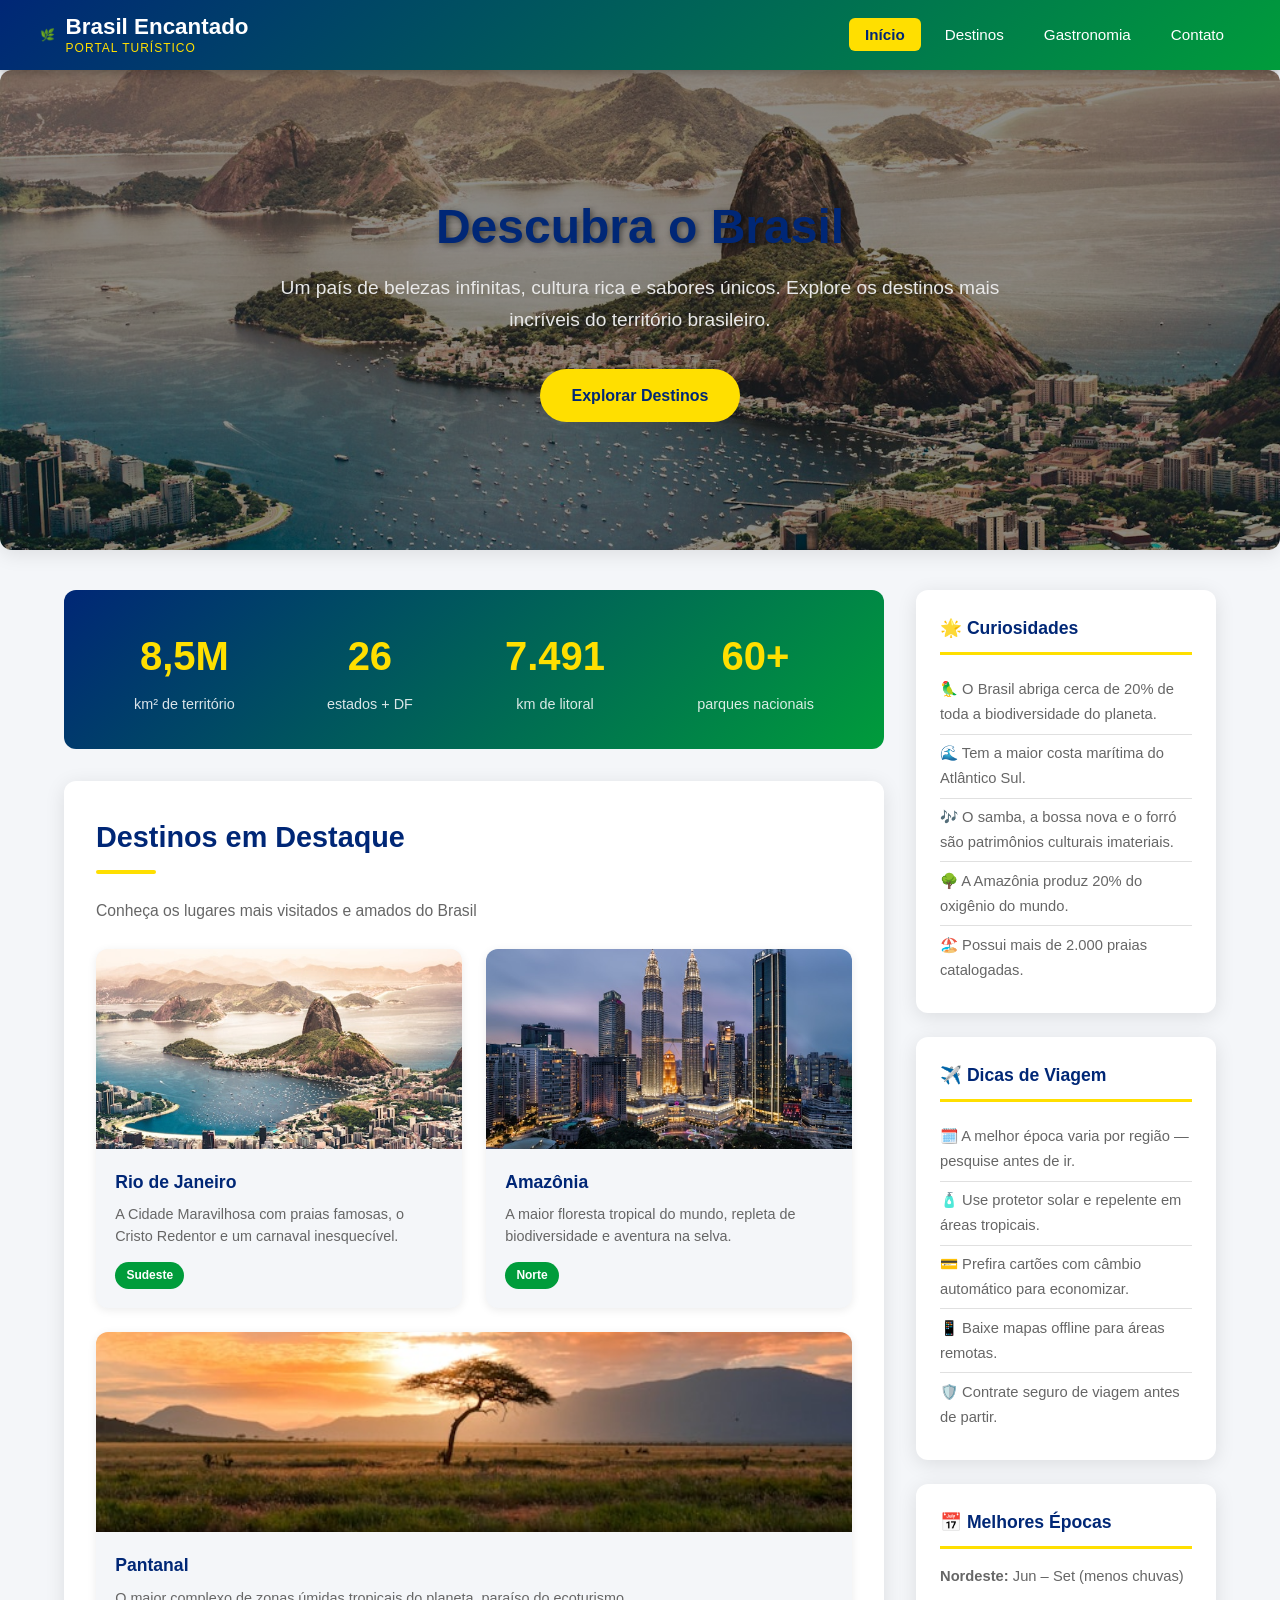
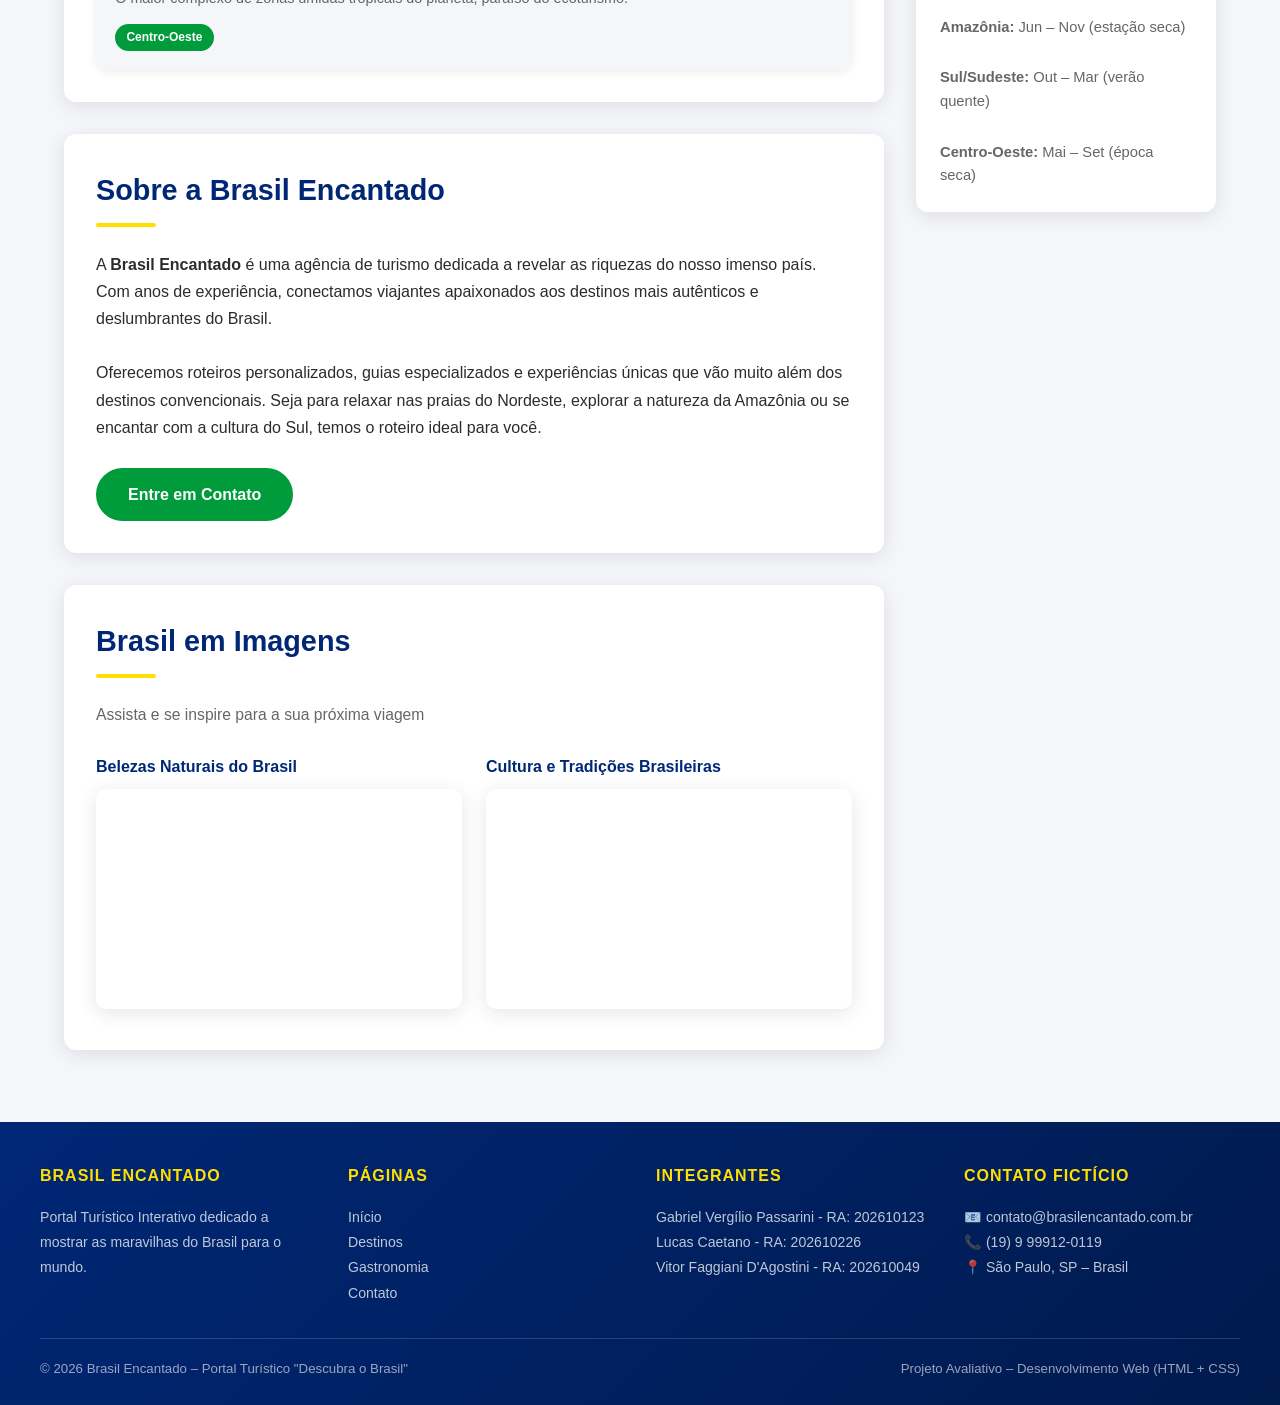
<file: index.html>
<!DOCTYPE html>
<html lang="pt-BR">

<head>
  <meta charset="UTF-8">
  <meta name="viewport" content="width=device-width, initial-scale=1.0">
  <title>Descubra o Brasil | Brasil Encantado</title>
  <link rel="stylesheet" href="css/style.css">
</head>

<body>

  <!-- HEADER -->
  <header>
    <div class="header-inner">
      <div class="logo">
        <span class="logo-icone">🌿</span>
        <h1>Brasil Encantado
          <span>Portal Turístico</span>
        </h1>
      </div>
      <nav>
        <ul>
          <li><a href="index.html" class="ativo">Início</a></li>
          <li><a href="destinos.html">Destinos</a></li>
          <li><a href="gastronomia.html">Gastronomia</a></li>
          <li><a href="contato.html">Contato</a></li>
        </ul>
      </nav>
    </div>
  </header>

  <!-- HERO -->
  <section class="hero">
    <div class="hero-conteudo">
      <h2>Descubra o Brasil</h2>
      <p>Um país de belezas infinitas, cultura rica e sabores únicos. Explore os destinos mais incríveis do território
        brasileiro.</p>
      <a href="destinos.html" class="btn btn-primario">Explorar Destinos</a>
    </div>
  </section>

  <!-- CONTEÚDO PRINCIPAL -->
  <div class="pagina-container">

    <main>

      <!-- STATS -->
      <div class="stats-banner">
        <div class="stat-item">
          <span class="numero">8,5M</span>
          <span class="label">km² de território</span>
        </div>
        <div class="stat-item">
          <span class="numero">26</span>
          <span class="label">estados + DF</span>
        </div>
        <div class="stat-item">
          <span class="numero">7.491</span>
          <span class="label">km de litoral</span>
        </div>
        <div class="stat-item">
          <span class="numero">60+</span>
          <span class="label">parques nacionais</span>
        </div>
      </div>

      <!-- DESTINOS EM DESTAQUE -->
      <section>
        <h2>Destinos em Destaque</h2>
        <div class="divisor"></div>
        <p class="secao-subtitulo">Conheça os lugares mais visitados e amados do Brasil</p>

        <div class="grid-cards">
          <div class="card">
            <img src="img/rj.jpg" alt="Cidade do Rio de Janeiro com o Pão de Açúcar ao fundo">
            <div class="card-corpo">
              <h3>Rio de Janeiro</h3>
              <p>A Cidade Maravilhosa com praias famosas, o Cristo Redentor e um carnaval inesquecível.</p>
              <span class="tag">Sudeste</span>
            </div>
          </div>

          <div class="card">
            <img src="img/amazonia.jpg" alt="Floresta Amazônica vista de cima com rio">
            <div class="card-corpo">
              <h3>Amazônia</h3>
              <p>A maior floresta tropical do mundo, repleta de biodiversidade e aventura na selva.</p>
              <span class="tag">Norte</span>
            </div>
          </div>

          <div class="card">
            <img src="img/pantanal.jpg" alt="Pantanal com animais silvestres e vegetação">
            <div class="card-corpo">
              <h3>Pantanal</h3>
              <p>O maior complexo de zonas úmidas tropicais do planeta, paraíso do ecoturismo.</p>
              <span class="tag">Centro-Oeste</span>
            </div>
          </div>
        </div>
      </section>

      <!-- SOBRE A AGÊNCIA -->
      <section>
        <h2>Sobre a Brasil Encantado</h2>
        <div class="divisor"></div>
        <p>A <strong>Brasil Encantado</strong> é uma agência de turismo dedicada a revelar as riquezas do nosso imenso
          país. Com anos de experiência, conectamos viajantes apaixonados aos destinos mais autênticos e deslumbrantes
          do Brasil.</p>
        <br>
        <p>Oferecemos roteiros personalizados, guias especializados e experiências únicas que vão muito além dos
          destinos convencionais. Seja para relaxar nas praias do Nordeste, explorar a natureza da Amazônia ou se
          encantar com a cultura do Sul, temos o roteiro ideal para você.</p>
        <br>
        <a href="contato.html" class="btn btn-secundario">Entre em Contato</a>
      </section>

      <!-- VÍDEOS -->
      <section>
        <h2>Brasil em Imagens</h2>
        <div class="divisor"></div>
        <p class="secao-subtitulo">Assista e se inspire para a sua próxima viagem</p>

        <div class="video-grid">
          <div class="video-wrapper">
            <h3>Belezas Naturais do Brasil</h3>
            <iframe src="https://www.youtube.com/embed/SqBiaZbMwfw" title="Belezas Naturais do Brasil" allowfullscreen>
            </iframe>
          </div>
          <div class="video-wrapper">
            <h3>Cultura e Tradições Brasileiras</h3>
            <iframe src="https://www.youtube.com/embed/0v583AWWlHw" title="Cultura e Tradições Brasileiras"
              allowfullscreen>
            </iframe>
          </div>
        </div>
      </section>

    </main>

    <!-- ASIDE -->
    <aside>

      <div class="aside-card">
        <h3>🌟 Curiosidades</h3>
        <ul>
          <li>🦜 O Brasil abriga cerca de 20% de toda a biodiversidade do planeta.</li>
          <li>🌊 Tem a maior costa marítima do Atlântico Sul.</li>
          <li>🎶 O samba, a bossa nova e o forró são patrimônios culturais imateriais.</li>
          <li>🌳 A Amazônia produz 20% do oxigênio do mundo.</li>
          <li>🏖️ Possui mais de 2.000 praias catalogadas.</li>
        </ul>
      </div>

      <div class="aside-card">
        <h3>✈️ Dicas de Viagem</h3>
        <ul>
          <li>🗓️ A melhor época varia por região — pesquise antes de ir.</li>
          <li>🧴 Use protetor solar e repelente em áreas tropicais.</li>
          <li>💳 Prefira cartões com câmbio automático para economizar.</li>
          <li>📱 Baixe mapas offline para áreas remotas.</li>
          <li>🛡️ Contrate seguro de viagem antes de partir.</li>
        </ul>
      </div>

      <div class="aside-card">
        <h3>📅 Melhores Épocas</h3>
        <p><strong>Nordeste:</strong> Jun – Set (menos chuvas)</p>
        <br>
        <p><strong>Amazônia:</strong> Jun – Nov (estação seca)</p>
        <br>
        <p><strong>Sul/Sudeste:</strong> Out – Mar (verão quente)</p>
        <br>
        <p><strong>Centro-Oeste:</strong> Mai – Set (época seca)</p>
      </div>

    </aside>

  </div>

  <!-- FOOTER -->
  <footer>
    <div class="footer-inner">
      <div class="footer-grid">
        <div class="footer-col">
          <h4>Brasil Encantado</h4>
          <p>Portal Turístico Interativo dedicado a mostrar as maravilhas do Brasil para o mundo.</p>
        </div>
        <div class="footer-col">
          <h4>Páginas</h4>
          <ul>
            <li><a href="index.html">Início</a></li>
            <li><a href="destinos.html">Destinos</a></li>
            <li><a href="gastronomia.html">Gastronomia</a></li>
            <li><a href="contato.html">Contato</a></li>
          </ul>
        </div>
        <div class="footer-col">
          <h4>Integrantes</h4>
          <ul>
            <li>Gabriel Vergílio Passarini - RA: 202610123 </li>
            <li>Lucas Caetano - RA: 202610226 </li>
            <li>Vitor Faggiani D'Agostini - RA: 202610049</li>
          </ul>
        </div>
        <div class="footer-col">
          <h4>Contato Fictício</h4>
          <p>📧 contato@brasilencantado.com.br</p>
          <p>📞 (19) 9 99912-0119</p>
          <p>📍 São Paulo, SP – Brasil</p>
        </div>
      </div>
      <div class="footer-linha">
        <p>© 2026 Brasil Encantado – Portal Turístico "Descubra o Brasil"</p>
        <p>Projeto Avaliativo – Desenvolvimento Web (HTML + CSS)</p>
      </div>
    </div>
  </footer>

</body>

</html>
</file>
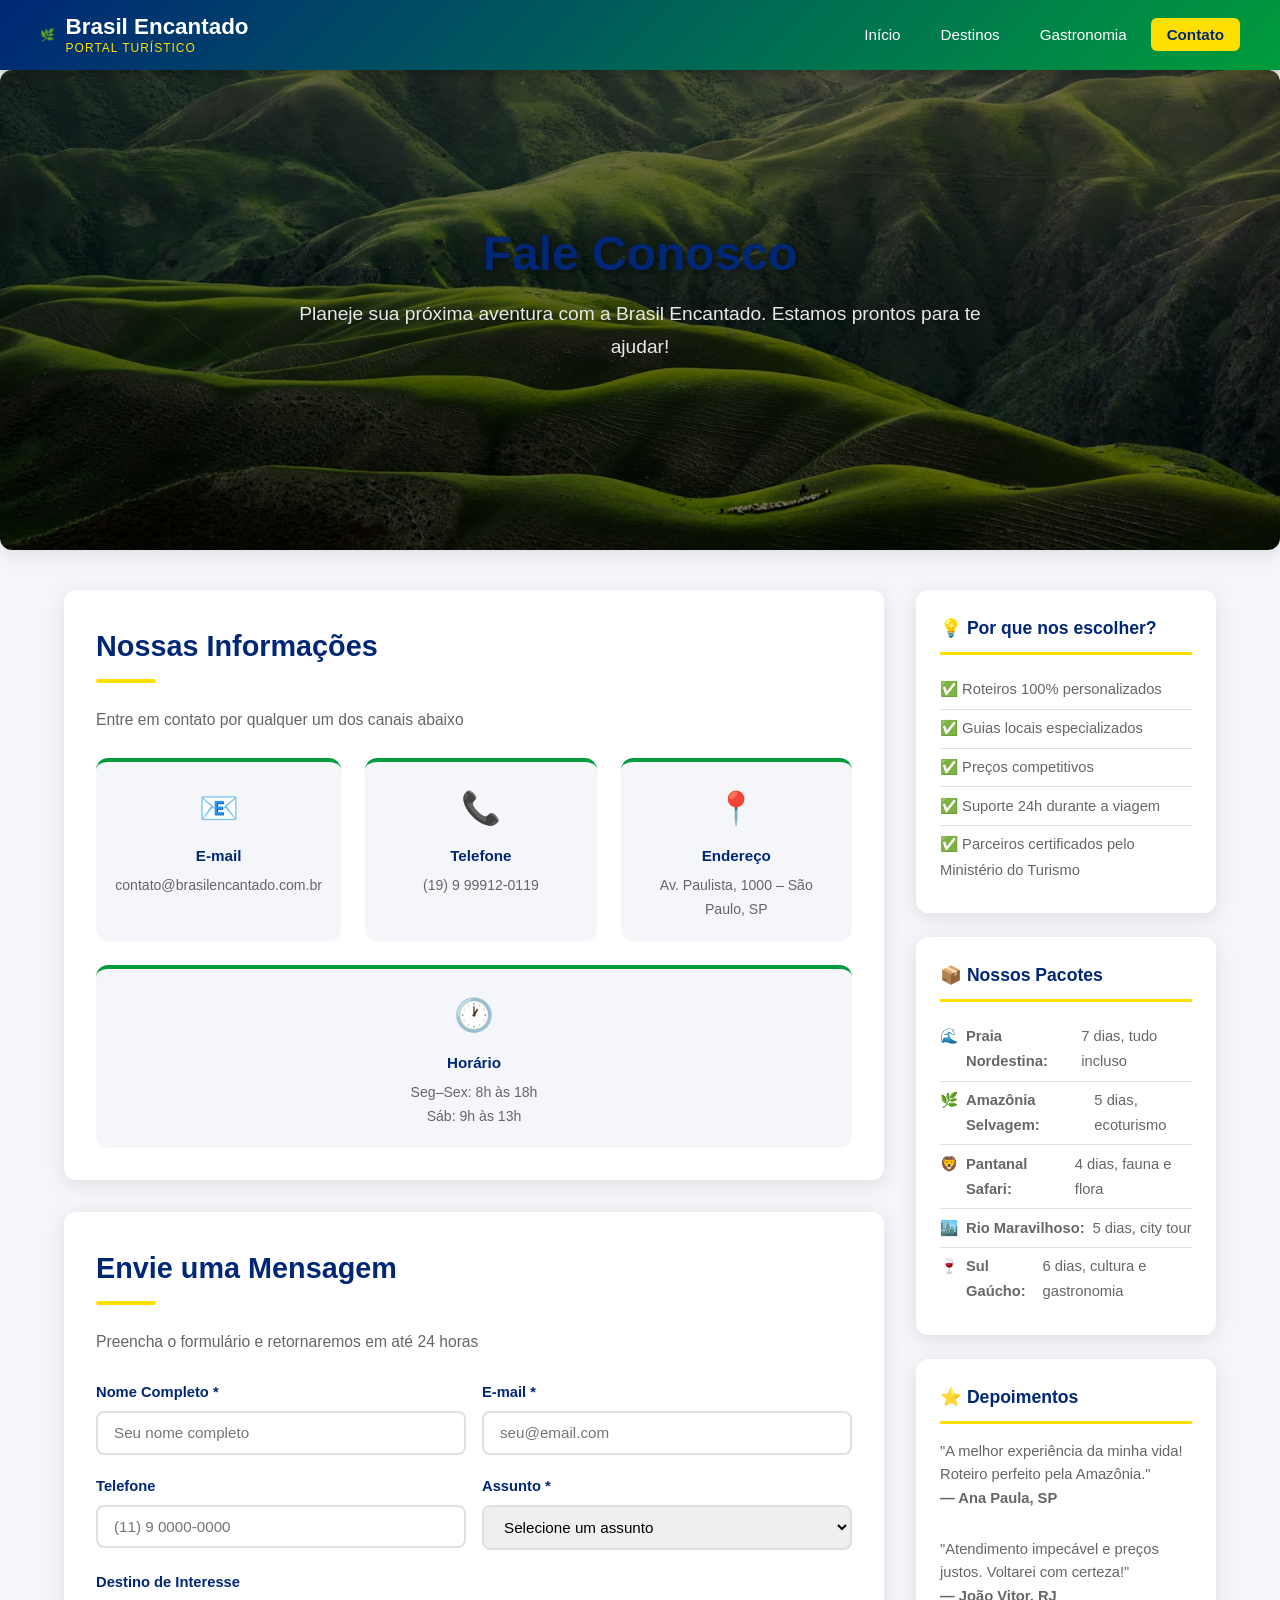
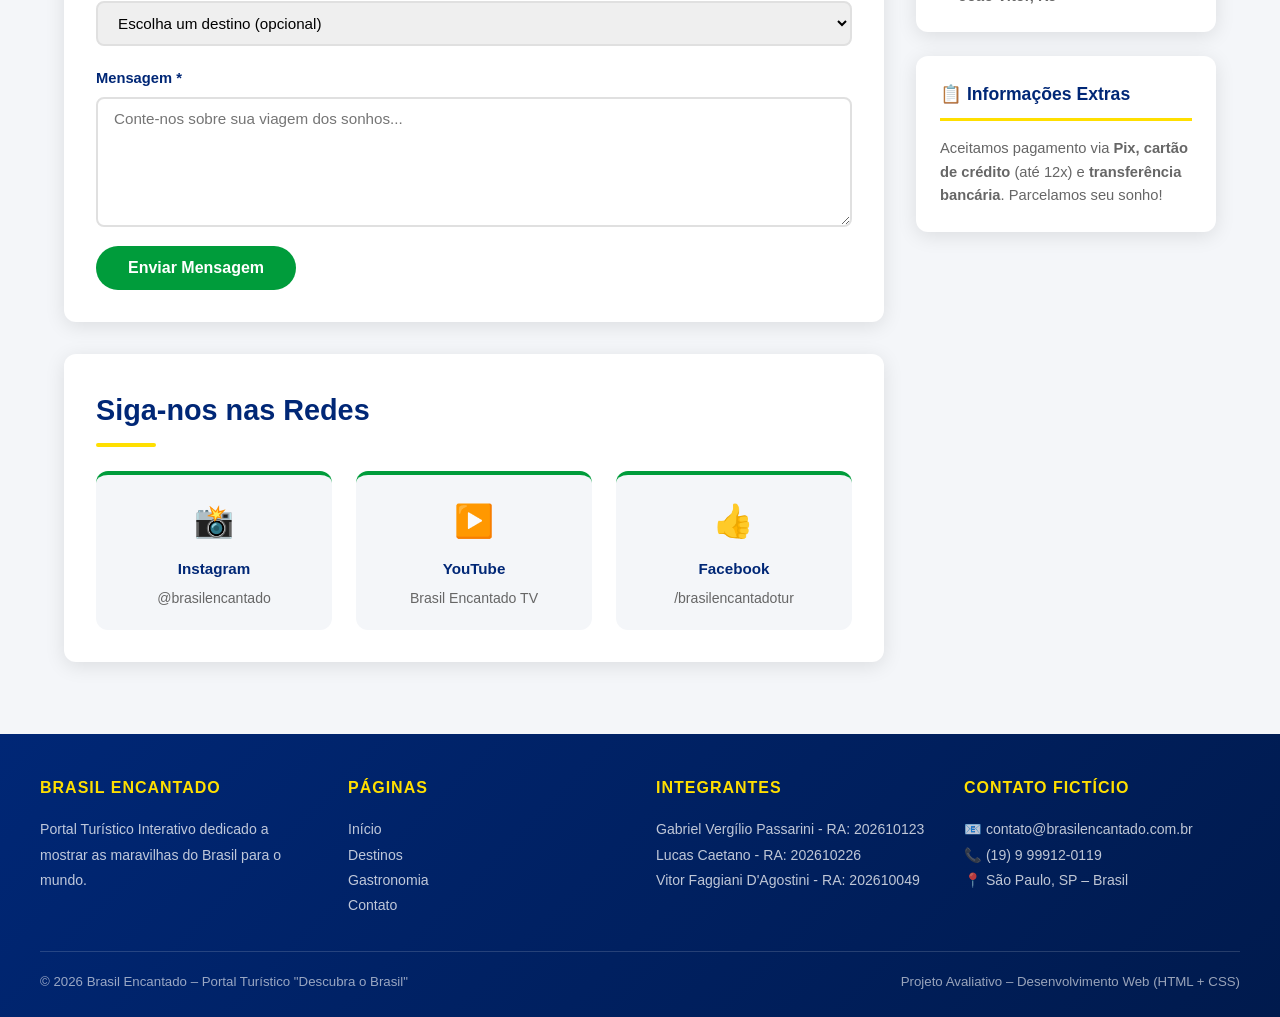
<file: contato.html>
<!DOCTYPE html>
<html lang="pt-BR">

<head>
  <meta charset="UTF-8">
  <meta name="viewport" content="width=device-width, initial-scale=1.0">
  <title>Contato | Brasil Encantado</title>
  <link rel="stylesheet" href="css/style.css">
</head>

<body>

  <!-- HEADER -->
  <header>
    <div class="header-inner">
      <div class="logo">
        <span class="logo-icone">🌿</span>
        <h1>Brasil Encantado
          <span>Portal Turístico</span>
        </h1>
      </div>
      <nav>
        <ul>
          <li><a href="index.html">Início</a></li>
          <li><a href="destinos.html">Destinos</a></li>
          <li><a href="gastronomia.html">Gastronomia</a></li>
          <li><a href="contato.html" class="ativo">Contato</a></li>
        </ul>
      </nav>
    </div>
  </header>

  <!-- HERO -->
  <section class="hero hero-contato">
    <div class="hero-conteudo">
      <h2>Fale Conosco</h2>
      <p>Planeje sua próxima aventura com a Brasil Encantado. Estamos prontos para te ajudar!</p>
    </div>
  </section>

  <!-- CONTEÚDO -->
  <div class="pagina-container">

    <main>

      <!-- INFORMAÇÕES DE CONTATO -->
      <section>
        <h2>Nossas Informações</h2>
        <div class="divisor"></div>
        <p class="secao-subtitulo">Entre em contato por qualquer um dos canais abaixo</p>

        <div class="info-grid">
          <div class="info-item">
            <div class="icone">📧</div>
            <h4>E-mail</h4>
            <p>contato@brasilencantado.com.br</p>
          </div>
          <div class="info-item">
            <div class="icone">📞</div>
            <h4>Telefone</h4>
            <p>(19) 9 99912-0119</p>
          </div>
          <div class="info-item">
            <div class="icone">📍</div>
            <h4>Endereço</h4>
            <p>Av. Paulista, 1000 – São Paulo, SP</p>
          </div>
          <div class="info-item">
            <div class="icone">🕐</div>
            <h4>Horário</h4>
            <p>Seg–Sex: 8h às 18h<br>Sáb: 9h às 13h</p>
          </div>
        </div>
      </section>

      <!-- FORMULÁRIO -->
      <section>
        <h2>Envie uma Mensagem</h2>
        <div class="divisor"></div>
        <p class="secao-subtitulo">Preencha o formulário e retornaremos em até 24 horas</p>

        <form class="form-contato" action="#" method="post">

          <div class="form-linha">
            <div class="form-grupo">
              <label for="nome">Nome Completo *</label>
              <input type="text" id="nome" name="nome" placeholder="Seu nome completo" required>
            </div>
            <div class="form-grupo">
              <label for="email">E-mail *</label>
              <input type="email" id="email" name="email" placeholder="seu@email.com" required>
            </div>
          </div>

          <div class="form-linha">
            <div class="form-grupo">
              <label for="telefone">Telefone</label>
              <input type="tel" id="telefone" name="telefone" placeholder="(11) 9 0000-0000">
            </div>
            <div class="form-grupo">
              <label for="assunto">Assunto *</label>
              <select id="assunto" name="assunto" required>
                <option value="">Selecione um assunto</option>
                <option value="roteiro">Montar roteiro de viagem</option>
                <option value="pacote">Informações sobre pacotes</option>
                <option value="hospedagem">Hospedagem</option>
                <option value="grupo">Viagem em grupo</option>
                <option value="outro">Outro assunto</option>
              </select>
            </div>
          </div>

          <div class="form-grupo">
            <label for="destino">Destino de Interesse</label>
            <select id="destino" name="destino">
              <option value="">Escolha um destino (opcional)</option>
              <option value="norte">Região Norte – Amazônia</option>
              <option value="nordeste">Região Nordeste – Praias</option>
              <option value="centro-oeste">Centro-Oeste – Pantanal</option>
              <option value="sudeste">Sudeste – Rio / SP</option>
              <option value="sul">Sul – Serras e Cidades</option>
              <option value="varios">Vários destinos</option>
            </select>
          </div>

          <div class="form-grupo">
            <label for="mensagem">Mensagem *</label>
            <textarea id="mensagem" name="mensagem" placeholder="Conte-nos sobre sua viagem dos sonhos..."
              required></textarea>
          </div>

          <div>
            <button type="submit" class="btn btn-secundario">Enviar Mensagem</button>
          </div>

        </form>
      </section>

      <!-- REDES SOCIAIS -->
      <section>
        <h2>Siga-nos nas Redes</h2>
        <div class="divisor"></div>
        <div class="info-grid">
          <div class="info-item">
            <div class="icone">📸</div>
            <h4>Instagram</h4>
            <p>@brasilencantado</p>
          </div>
          <div class="info-item">
            <div class="icone">▶️</div>
            <h4>YouTube</h4>
            <p>Brasil Encantado TV</p>
          </div>
          <div class="info-item">
            <div class="icone">👍</div>
            <h4>Facebook</h4>
            <p>/brasilencantadotur</p>
          </div>
        </div>
      </section>

    </main>

    <!-- ASIDE -->
    <aside>

      <div class="aside-card">
        <h3>💡 Por que nos escolher?</h3>
        <ul>
          <li>✅ Roteiros 100% personalizados</li>
          <li>✅ Guias locais especializados</li>
          <li>✅ Preços competitivos</li>
          <li>✅ Suporte 24h durante a viagem</li>
          <li>✅ Parceiros certificados pelo Ministério do Turismo</li>
        </ul>
      </div>

      <div class="aside-card">
        <h3>📦 Nossos Pacotes</h3>
        <ul>
          <li>🌊 <strong>Praia Nordestina:</strong> 7 dias, tudo incluso</li>
          <li>🌿 <strong>Amazônia Selvagem:</strong> 5 dias, ecoturismo</li>
          <li>🦁 <strong>Pantanal Safari:</strong> 4 dias, fauna e flora</li>
          <li>🏙️ <strong>Rio Maravilhoso:</strong> 5 dias, city tour</li>
          <li>🍷 <strong>Sul Gaúcho:</strong> 6 dias, cultura e gastronomia</li>
        </ul>
      </div>

      <div class="aside-card">
        <h3>⭐ Depoimentos</h3>
        <p>"A melhor experiência da minha vida! Roteiro perfeito pela Amazônia." <br><strong>— Ana Paula, SP</strong>
        </p>
        <br>
        <p>"Atendimento impecável e preços justos. Voltarei com certeza!" <br><strong>— João Vitor, RJ</strong></p>
      </div>

      <div class="aside-card">
        <h3>📋 Informações Extras</h3>
        <p>Aceitamos pagamento via <strong>Pix, cartão de crédito</strong> (até 12x) e <strong>transferência
            bancária</strong>. Parcelamos seu sonho!</p>
      </div>

    </aside>

  </div>

  <!-- FOOTER -->
  <footer>
    <div class="footer-inner">
      <div class="footer-grid">
        <div class="footer-col">
          <h4>Brasil Encantado</h4>
          <p>Portal Turístico Interativo dedicado a mostrar as maravilhas do Brasil para o mundo.</p>
        </div>
        <div class="footer-col">
          <h4>Páginas</h4>
          <ul>
            <li><a href="index.html">Início</a></li>
            <li><a href="destinos.html">Destinos</a></li>
            <li><a href="gastronomia.html">Gastronomia</a></li>
            <li><a href="contato.html">Contato</a></li>
          </ul>
        </div>
        <div class="footer-col">
          <h4>Integrantes</h4>
          <ul>
            <li>Gabriel Vergílio Passarini - RA: 202610123 </li>
            <li>Lucas Caetano - RA: 202610226 </li>
            <li>Vitor Faggiani D'Agostini - RA: 202610049</li>
          </ul>
        </div>
        <div class="footer-col">
          <h4>Contato Fictício</h4>
          <p>📧 contato@brasilencantado.com.br</p>
          <p>📞 (19) 9 99912-0119</p>
          <p>📍 São Paulo, SP – Brasil</p>
        </div>
      </div>
      <div class="footer-linha">
        <p>© 2026 Brasil Encantado – Portal Turístico "Descubra o Brasil"</p>
        <p>Projeto Avaliativo – Desenvolvimento Web (HTML + CSS)</p>
      </div>
    </div>
  </footer>

</body>

</html>
</file>
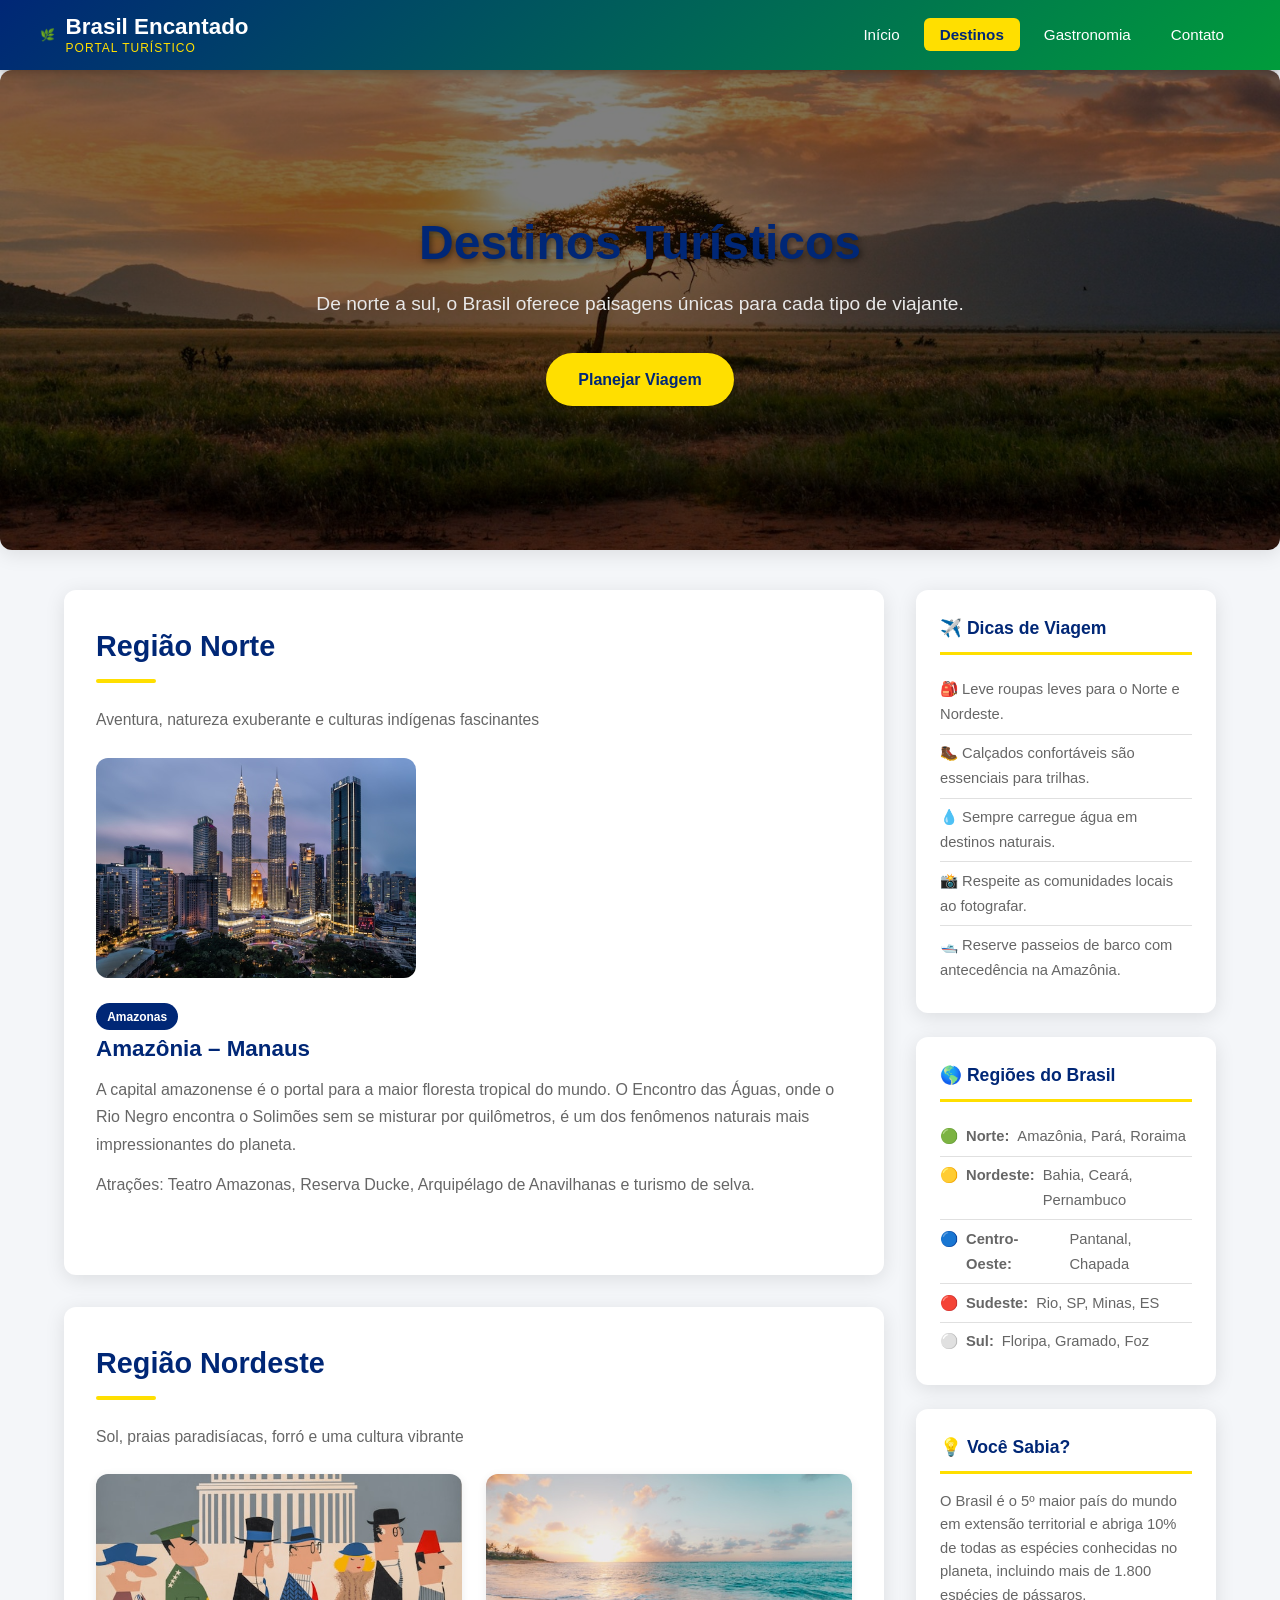
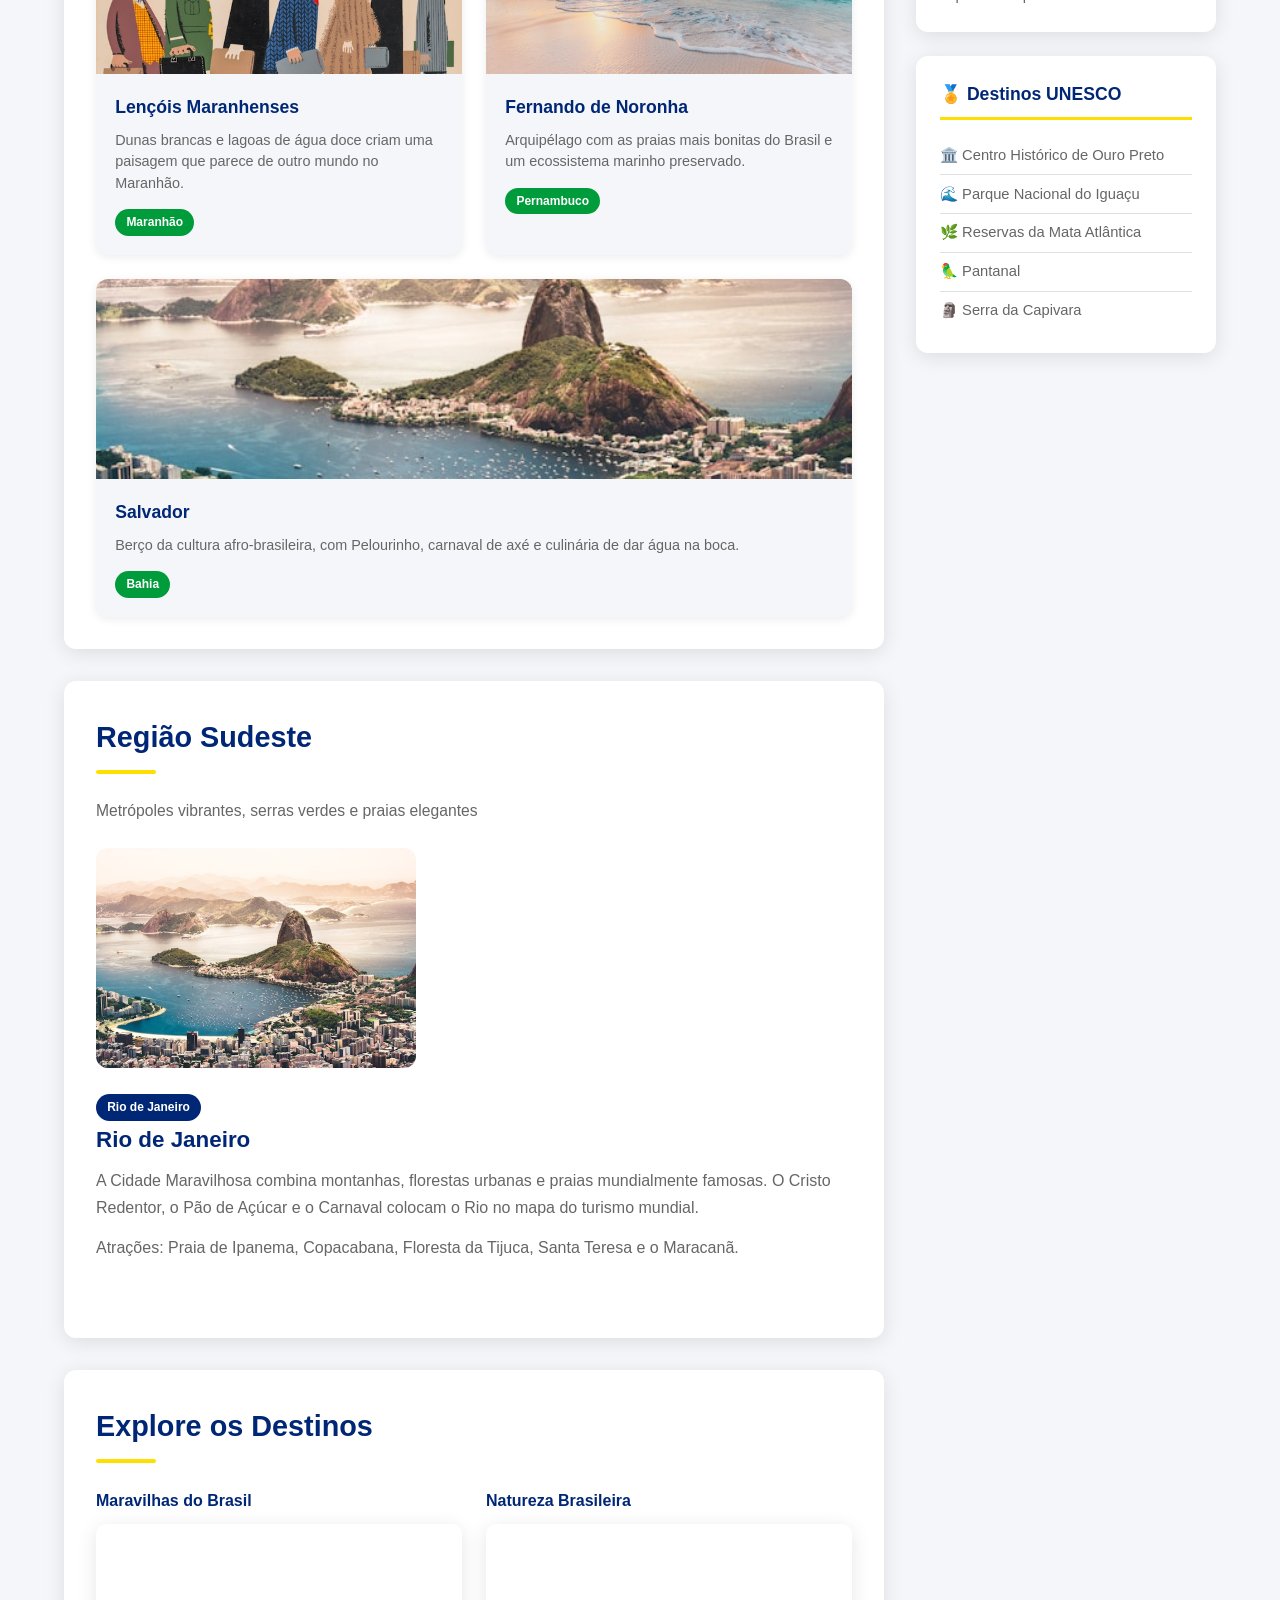
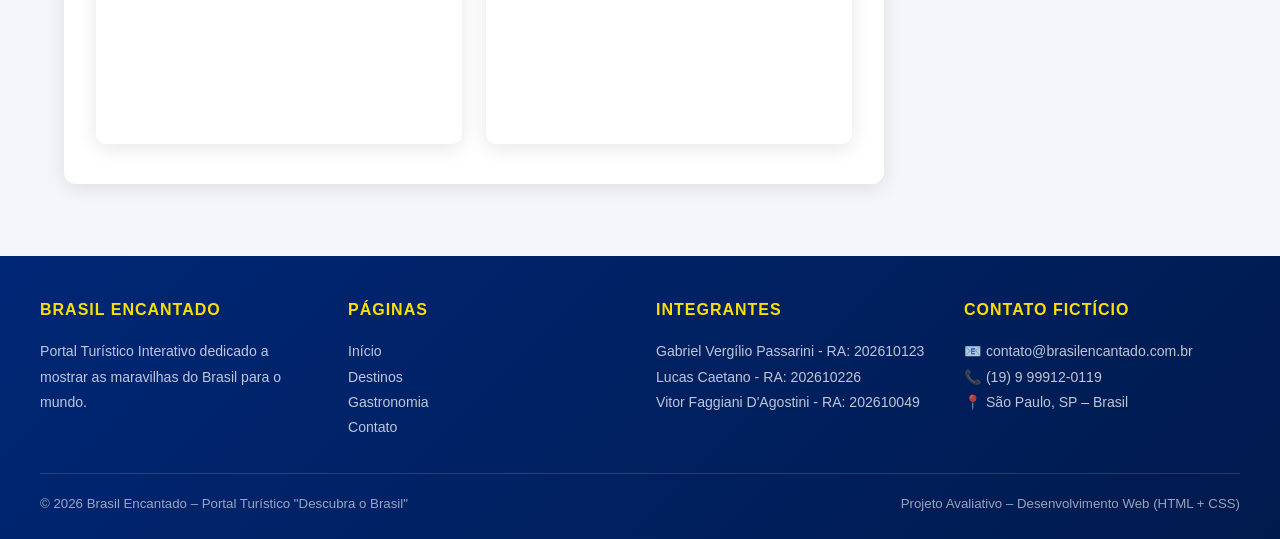
<file: destinos.html>
<!DOCTYPE html>
<html lang="pt-BR">

<head>
  <meta charset="UTF-8">
  <meta name="viewport" content="width=device-width, initial-scale=1.0">
  <title>Destinos | Brasil Encantado</title>
  <link rel="stylesheet" href="css/style.css">
</head>

<body>

  <!-- HEADER -->
  <header>
    <div class="header-inner">
      <div class="logo">
        <span class="logo-icone">🌿</span>
        <h1>Brasil Encantado
          <span>Portal Turístico</span>
        </h1>
      </div>
      <nav>
        <ul>
          <li><a href="index.html">Início</a></li>
          <li><a href="destinos.html" class="ativo">Destinos</a></li>
          <li><a href="gastronomia.html">Gastronomia</a></li>
          <li><a href="contato.html">Contato</a></li>
        </ul>
      </nav>
    </div>
  </header>

  <!-- HERO -->
  <section class="hero hero-destinos">
    <div class="hero-conteudo">
      <h2>Destinos Turísticos</h2>
      <p>De norte a sul, o Brasil oferece paisagens únicas para cada tipo de viajante.</p>
      <a href="contato.html" class="btn btn-primario">Planejar Viagem</a>
    </div>
  </section>

  <!-- CONTEÚDO -->
  <div class="pagina-container">

    <main>

      <!-- REGIÃO NORTE -->
      <section>
        <h2>Região Norte</h2>
        <div class="divisor"></div>
        <p class="secao-subtitulo">Aventura, natureza exuberante e culturas indígenas fascinantes</p>

        <div class="destino-destaque">
          <img src="img/dest_amazonia.jpg" alt="Rio Negro na Amazônia com vegetação densa nas margens">
          <div class="destino-info">
            <span class="tag">Amazonas</span>
            <h3>Amazônia – Manaus</h3>
            <p>A capital amazonense é o portal para a maior floresta tropical do mundo. O Encontro das Águas, onde o Rio
              Negro encontra o Solimões sem se misturar por quilômetros, é um dos fenômenos naturais mais
              impressionantes do planeta.</p>
            <p>Atrações: Teatro Amazonas, Reserva Ducke, Arquipélago de Anavilhanas e turismo de selva.</p>
          </div>
        </div>
      </section>

      <!-- REGIÃO NORDESTE -->
      <section>
        <h2>Região Nordeste</h2>
        <div class="divisor"></div>
        <p class="secao-subtitulo">Sol, praias paradisíacas, forró e uma cultura vibrante</p>

        <div class="grid-cards">
          <div class="card">
            <img src="img/dest1.jpg" alt="Lençóis Maranhenses com lagoas azuis entre dunas brancas">
            <div class="card-corpo">
              <h3>Lençóis Maranhenses</h3>
              <p>Dunas brancas e lagoas de água doce criam uma paisagem que parece de outro mundo no Maranhão.</p>
              <span class="tag">Maranhão</span>
            </div>
          </div>

          <div class="card">
            <img src="img/dest2.jpg" alt="Praia cristalina de Fernando de Noronha com água turquesa">
            <div class="card-corpo">
              <h3>Fernando de Noronha</h3>
              <p>Arquipélago com as praias mais bonitas do Brasil e um ecossistema marinho preservado.</p>
              <span class="tag">Pernambuco</span>
            </div>
          </div>

          <div class="card">
            <img src="img/dest3.jpg" alt="Centro histórico de Salvador com arquitetura colonial colorida">
            <div class="card-corpo">
              <h3>Salvador</h3>
              <p>Berço da cultura afro-brasileira, com Pelourinho, carnaval de axé e culinária de dar água na boca.</p>
              <span class="tag">Bahia</span>
            </div>
          </div>
        </div>
      </section>

      <!-- REGIÃO SUDESTE -->
      <section>
        <h2>Região Sudeste</h2>
        <div class="divisor"></div>
        <p class="secao-subtitulo">Metrópoles vibrantes, serras verdes e praias elegantes</p>

        <div class="destino-destaque">
          <img src="img/dest_rj.jpg" alt="Vista aérea do Rio de Janeiro com o Cristo Redentor e praias">
          <div class="destino-info">
            <span class="tag">Rio de Janeiro</span>
            <h3>Rio de Janeiro</h3>
            <p>A Cidade Maravilhosa combina montanhas, florestas urbanas e praias mundialmente famosas. O Cristo
              Redentor, o Pão de Açúcar e o Carnaval colocam o Rio no mapa do turismo mundial.</p>
            <p>Atrações: Praia de Ipanema, Copacabana, Floresta da Tijuca, Santa Teresa e o Maracanã.</p>
          </div>
        </div>
      </section>

      <!-- VÍDEO -->
      <section>
        <h2>Explore os Destinos</h2>
        <div class="divisor"></div>
        <div class="video-grid">
          <div class="video-wrapper">
            <h3>Maravilhas do Brasil</h3>
            <iframe src="https://www.youtube.com/embed/kCqrXQN1pJM" title="Maravilhas do Brasil" allowfullscreen>
            </iframe>
          </div>
          <div class="video-wrapper">
            <h3>Natureza Brasileira</h3>
            <iframe src="https://www.youtube.com/embed/D_Vlfvp1WNA" title="Natureza Brasileira" allowfullscreen>
            </iframe>
          </div>
        </div>
      </section>

    </main>

    <!-- ASIDE -->
    <aside>

      <div class="aside-card">
        <h3>✈️ Dicas de Viagem</h3>
        <ul>
          <li>🎒 Leve roupas leves para o Norte e Nordeste.</li>
          <li>🥾 Calçados confortáveis são essenciais para trilhas.</li>
          <li>💧 Sempre carregue água em destinos naturais.</li>
          <li>📸 Respeite as comunidades locais ao fotografar.</li>
          <li>🛥️ Reserve passeios de barco com antecedência na Amazônia.</li>
        </ul>
      </div>

      <div class="aside-card">
        <h3>🌎 Regiões do Brasil</h3>
        <ul>
          <li>🟢 <strong>Norte:</strong> Amazônia, Pará, Roraima</li>
          <li>🟡 <strong>Nordeste:</strong> Bahia, Ceará, Pernambuco</li>
          <li>🔵 <strong>Centro-Oeste:</strong> Pantanal, Chapada</li>
          <li>🔴 <strong>Sudeste:</strong> Rio, SP, Minas, ES</li>
          <li>⚪ <strong>Sul:</strong> Floripa, Gramado, Foz</li>
        </ul>
      </div>

      <div class="aside-card">
        <h3>💡 Você Sabia?</h3>
        <p>O Brasil é o 5º maior país do mundo em extensão territorial e abriga 10% de todas as espécies conhecidas no
          planeta, incluindo mais de 1.800 espécies de pássaros.</p>
      </div>

      <div class="aside-card">
        <h3>🏅 Destinos UNESCO</h3>
        <ul>
          <li>🏛️ Centro Histórico de Ouro Preto</li>
          <li>🌊 Parque Nacional do Iguaçu</li>
          <li>🌿 Reservas da Mata Atlântica</li>
          <li>🦜 Pantanal</li>
          <li>🗿 Serra da Capivara</li>
        </ul>
      </div>

    </aside>

  </div>

  <!-- FOOTER -->
  <footer>
    <div class="footer-inner">
      <div class="footer-grid">
        <div class="footer-col">
          <h4>Brasil Encantado</h4>
          <p>Portal Turístico Interativo dedicado a mostrar as maravilhas do Brasil para o mundo.</p>
        </div>
        <div class="footer-col">
          <h4>Páginas</h4>
          <ul>
            <li><a href="index.html">Início</a></li>
            <li><a href="destinos.html">Destinos</a></li>
            <li><a href="gastronomia.html">Gastronomia</a></li>
            <li><a href="contato.html">Contato</a></li>
          </ul>
        </div>
        <div class="footer-col">
          <h4>Integrantes</h4>
          <ul>
            <li>Gabriel Vergílio Passarini - RA: 202610123 </li>
            <li>Lucas Caetano - RA: 202610226 </li>
            <li>Vitor Faggiani D'Agostini - RA: 202610049</li>
          </ul>
        </div>
        <div class="footer-col">
          <h4>Contato Fictício</h4>
          <p>📧 contato@brasilencantado.com.br</p>
          <p>📞 (19) 9 99912-0119</p>
          <p>📍 São Paulo, SP – Brasil</p>
        </div>
      </div>
      <div class="footer-linha">
        <p>© 2026 Brasil Encantado – Portal Turístico "Descubra o Brasil"</p>
        <p>Projeto Avaliativo – Desenvolvimento Web (HTML + CSS)</p>
      </div>
    </div>
  </footer>

</body>

</html>
</file>
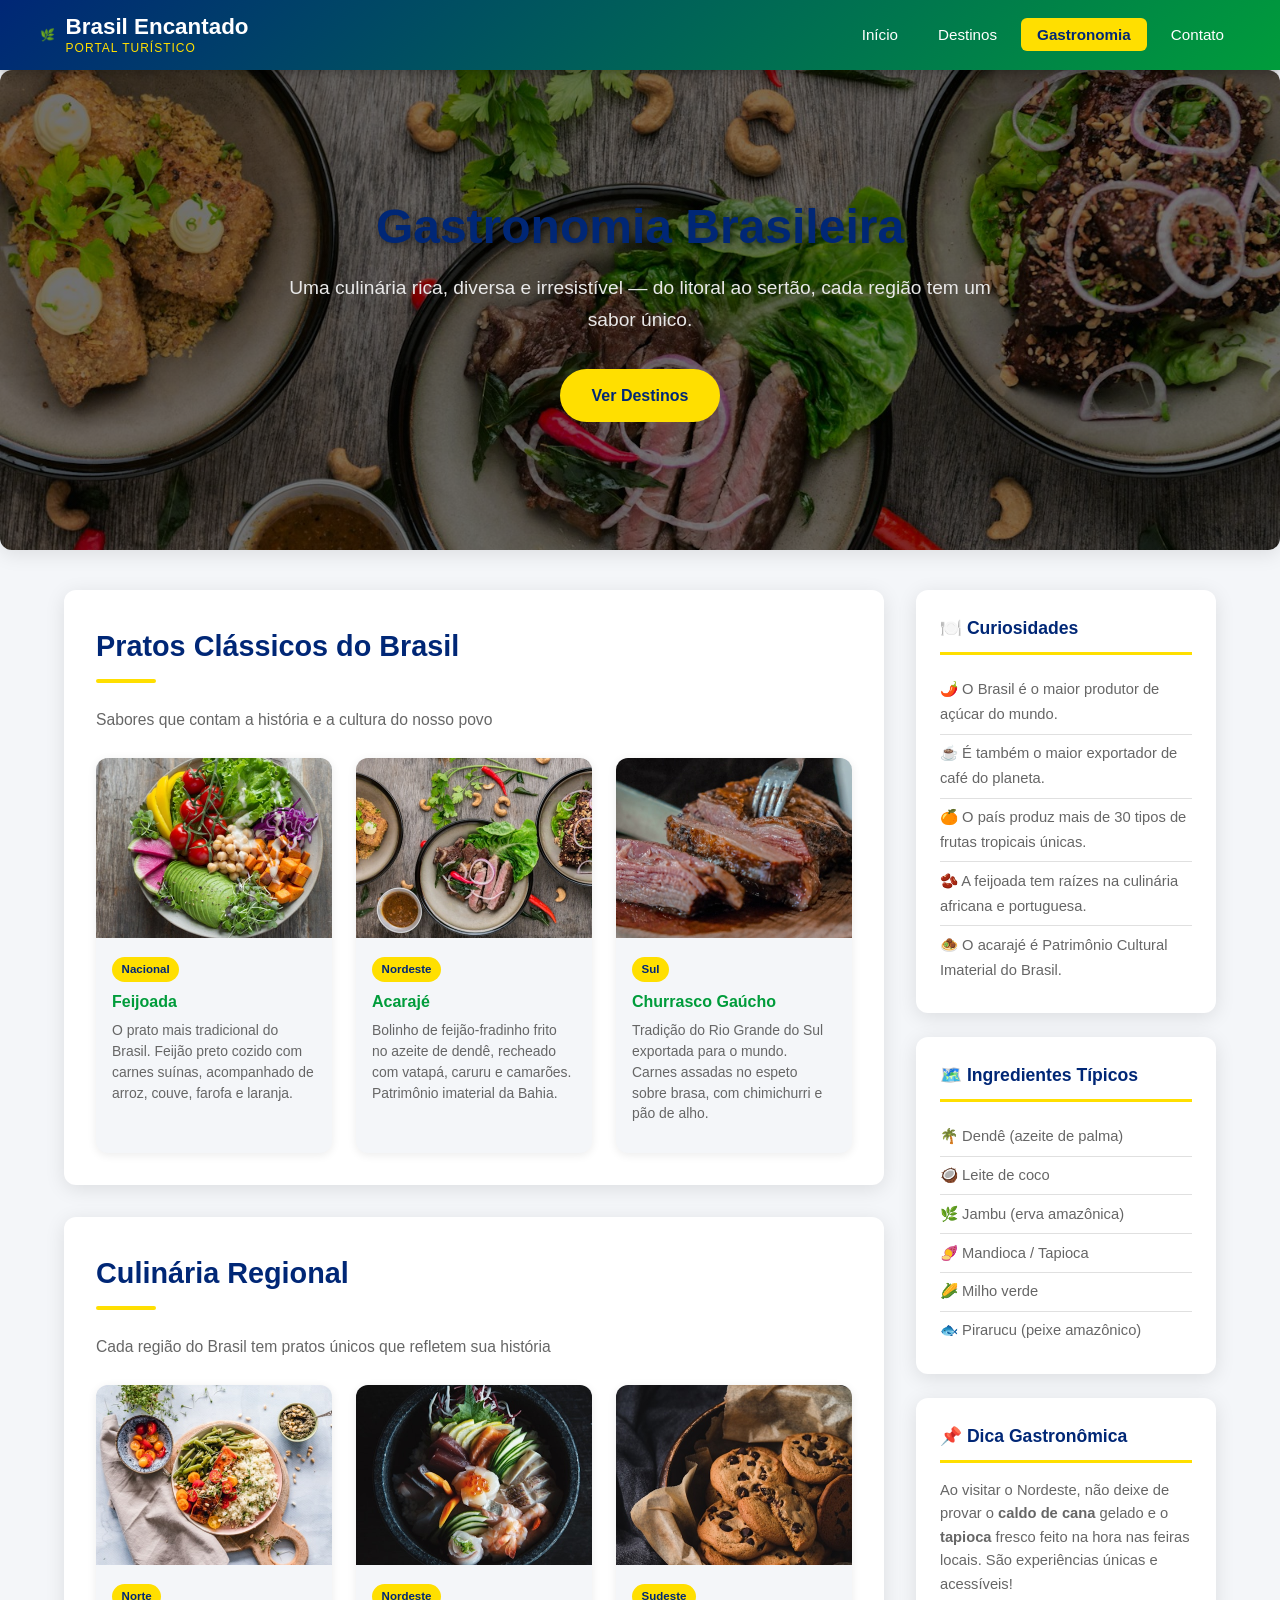
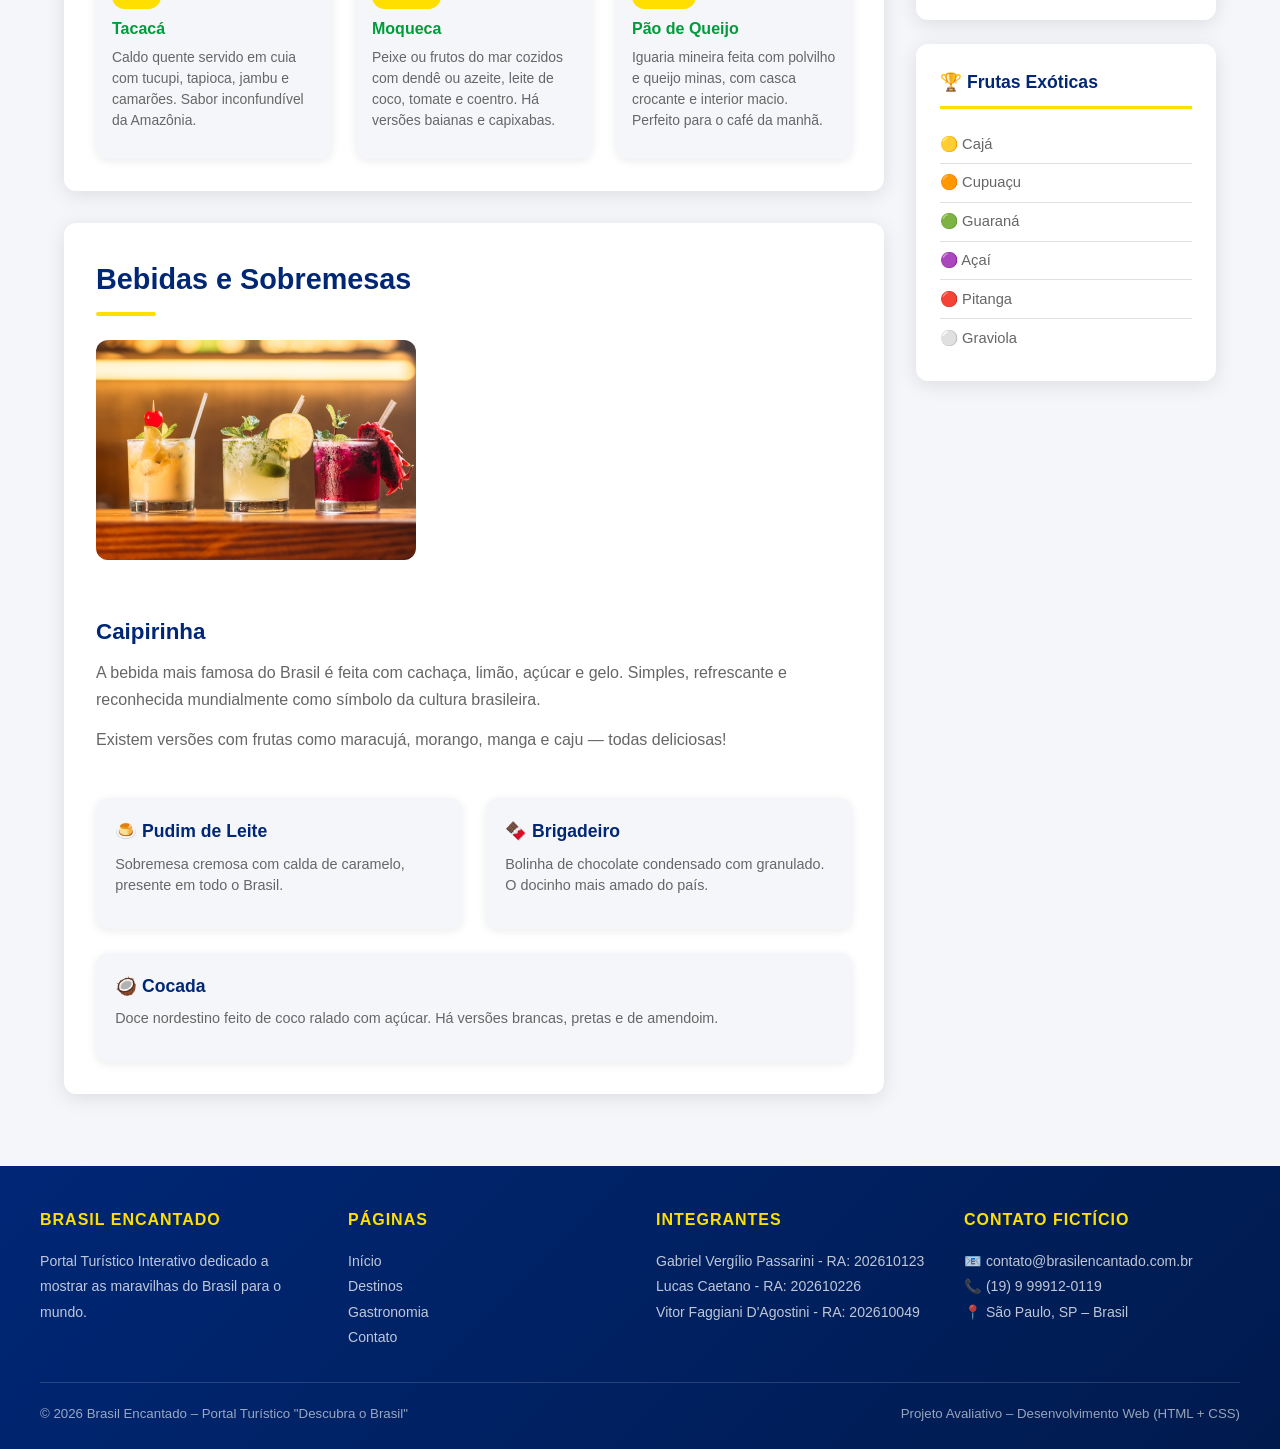
<file: gastronomia.html>
<!DOCTYPE html>
<html lang="pt-BR">

<head>
  <meta charset="UTF-8">
  <meta name="viewport" content="width=device-width, initial-scale=1.0">
  <title>Gastronomia | Brasil Encantado</title>
  <link rel="stylesheet" href="css/style.css">
</head>

<body>

  <!-- HEADER -->
  <header>
    <div class="header-inner">
      <div class="logo">
        <span class="logo-icone">🌿</span>
        <h1>Brasil Encantado
          <span>Portal Turístico</span>
        </h1>
      </div>
      <nav>
        <ul>
          <li><a href="index.html">Início</a></li>
          <li><a href="destinos.html">Destinos</a></li>
          <li><a href="gastronomia.html" class="ativo">Gastronomia</a></li>
          <li><a href="contato.html">Contato</a></li>
        </ul>
      </nav>
    </div>
  </header>

  <!-- HERO -->
  <section class="hero hero-gastro">
    <div class="hero-conteudo">
      <h2>Gastronomia Brasileira</h2>
      <p>Uma culinária rica, diversa e irresistível — do litoral ao sertão, cada região tem um sabor único.</p>
      <a href="destinos.html" class="btn btn-primario">Ver Destinos</a>
    </div>
  </section>

  <!-- CONTEÚDO -->
  <div class="pagina-container">

    <main>

      <!-- PRATOS CLÁSSICOS -->
      <section>
        <h2>Pratos Clássicos do Brasil</h2>
        <div class="divisor"></div>
        <p class="secao-subtitulo">Sabores que contam a história e a cultura do nosso povo</p>

        <div class="grid-cards">
          <div class="card prato-card">
            <img src="img/prato1.jpg" alt="Feijoada completa servida em panela de barro com arroz e couve">
            <div class="card-corpo prato-card-corpo">
              <span class="regiao-badge">Nacional</span>
              <h3>Feijoada</h3>
              <p>O prato mais tradicional do Brasil. Feijão preto cozido com carnes suínas, acompanhado de arroz, couve,
                farofa e laranja.</p>
            </div>
          </div>

          <div class="card prato-card">
            <img src="img/prato2.jpg" alt="Acarajé sendo preparado com camarão seco e vatapá">
            <div class="card-corpo prato-card-corpo">
              <span class="regiao-badge">Nordeste</span>
              <h3>Acarajé</h3>
              <p>Bolinho de feijão-fradinho frito no azeite de dendê, recheado com vatapá, caruru e camarões. Patrimônio
                imaterial da Bahia.</p>
            </div>
          </div>

          <div class="card prato-card">
            <img src="img/prato3.jpg" alt="Churrasco gaúcho com espetos de carne na brasa">
            <div class="card-corpo prato-card-corpo">
              <span class="regiao-badge">Sul</span>
              <h3>Churrasco Gaúcho</h3>
              <p>Tradição do Rio Grande do Sul exportada para o mundo. Carnes assadas no espeto sobre brasa, com
                chimichurri e pão de alho.</p>
            </div>
          </div>
        </div>
      </section>

      <!-- CULINÁRIA REGIONAL -->
      <section>
        <h2>Culinária Regional</h2>
        <div class="divisor"></div>
        <p class="secao-subtitulo">Cada região do Brasil tem pratos únicos que refletem sua história</p>

        <div class="grid-cards">
          <div class="card prato-card">
            <img src="img/prato4.jpg" alt="Tacacá servido em cuia com jambu e camarão">
            <div class="card-corpo prato-card-corpo">
              <span class="regiao-badge">Norte</span>
              <h3>Tacacá</h3>
              <p>Caldo quente servido em cuia com tucupi, tapioca, jambu e camarões. Sabor inconfundível da Amazônia.
              </p>
            </div>
          </div>

          <div class="card prato-card">
            <img src="img/prato5.jpg" alt="Moqueca de peixe em panela de barro com coentro">
            <div class="card-corpo prato-card-corpo">
              <span class="regiao-badge">Nordeste</span>
              <h3>Moqueca</h3>
              <p>Peixe ou frutos do mar cozidos com dendê ou azeite, leite de coco, tomate e coentro. Há versões baianas
                e capixabas.</p>
            </div>
          </div>

          <div class="card prato-card">
            <img src="img/prato6.jpg" alt="Pão de queijo mineiro dourado e fresquinho">
            <div class="card-corpo prato-card-corpo">
              <span class="regiao-badge">Sudeste</span>
              <h3>Pão de Queijo</h3>
              <p>Iguaria mineira feita com polvilho e queijo minas, com casca crocante e interior macio. Perfeito para o
                café da manhã.</p>
            </div>
          </div>
        </div>
      </section>

      <!-- BEBIDAS E SOBREMESAS -->
      <section>
        <h2>Bebidas e Sobremesas</h2>
        <div class="divisor"></div>

        <div class="destino-destaque">
          <img src="img/prato7.jpg" alt="Caipirinha clássica com limão e gelo em copo com sal na borda">
          <div class="destino-info">
            <span class="tag" style="background: var(--verde);">Bebida Nacional</span>
            <h3>Caipirinha</h3>
            <p>A bebida mais famosa do Brasil é feita com cachaça, limão, açúcar e gelo. Simples, refrescante e
              reconhecida mundialmente como símbolo da cultura brasileira.</p>
            <p>Existem versões com frutas como maracujá, morango, manga e caju — todas deliciosas!</p>
          </div>
        </div>

        <div class="grid-cards" style="margin-top: 1.5rem;">
          <div class="card">
            <div class="card-corpo">
              <h3>🍮 Pudim de Leite</h3>
              <p>Sobremesa cremosa com calda de caramelo, presente em todo o Brasil.</p>
            </div>
          </div>
          <div class="card">
            <div class="card-corpo">
              <h3>🍫 Brigadeiro</h3>
              <p>Bolinha de chocolate condensado com granulado. O docinho mais amado do país.</p>
            </div>
          </div>
          <div class="card">
            <div class="card-corpo">
              <h3>🥥 Cocada</h3>
              <p>Doce nordestino feito de coco ralado com açúcar. Há versões brancas, pretas e de amendoim.</p>
            </div>
          </div>
        </div>
      </section>

    </main>

    <!-- ASIDE -->
    <aside>

      <div class="aside-card">
        <h3>🍽️ Curiosidades</h3>
        <ul>
          <li>🌶️ O Brasil é o maior produtor de açúcar do mundo.</li>
          <li>☕ É também o maior exportador de café do planeta.</li>
          <li>🍊 O país produz mais de 30 tipos de frutas tropicais únicas.</li>
          <li>🫘 A feijoada tem raízes na culinária africana e portuguesa.</li>
          <li>🧆 O acarajé é Patrimônio Cultural Imaterial do Brasil.</li>
        </ul>
      </div>

      <div class="aside-card">
        <h3>🗺️ Ingredientes Típicos</h3>
        <ul>
          <li>🌴 Dendê (azeite de palma)</li>
          <li>🥥 Leite de coco</li>
          <li>🌿 Jambu (erva amazônica)</li>
          <li>🍠 Mandioca / Tapioca</li>
          <li>🌽 Milho verde</li>
          <li>🐟 Pirarucu (peixe amazônico)</li>
        </ul>
      </div>

      <div class="aside-card">
        <h3>📌 Dica Gastronômica</h3>
        <p>Ao visitar o Nordeste, não deixe de provar o <strong>caldo de cana</strong> gelado e o
          <strong>tapioca</strong> fresco feito na hora nas feiras locais. São experiências únicas e acessíveis!
        </p>
      </div>

      <div class="aside-card">
        <h3>🏆 Frutas Exóticas</h3>
        <ul>
          <li>🟡 Cajá</li>
          <li>🟠 Cupuaçu</li>
          <li>🟢 Guaraná</li>
          <li>🟣 Açaí</li>
          <li>🔴 Pitanga</li>
          <li>⚪ Graviola</li>
        </ul>
      </div>

    </aside>

  </div>

  <!-- FOOTER -->
  <footer>
    <div class="footer-inner">
      <div class="footer-grid">
        <div class="footer-col">
          <h4>Brasil Encantado</h4>
          <p>Portal Turístico Interativo dedicado a mostrar as maravilhas do Brasil para o mundo.</p>
        </div>
        <div class="footer-col">
          <h4>Páginas</h4>
          <ul>
            <li><a href="index.html">Início</a></li>
            <li><a href="destinos.html">Destinos</a></li>
            <li><a href="gastronomia.html">Gastronomia</a></li>
            <li><a href="contato.html">Contato</a></li>
          </ul>
        </div>
        <div class="footer-col">
          <h4>Integrantes</h4>
          <ul>
            <li>Gabriel Vergílio Passarini - RA: 202610123 </li>
            <li>Lucas Caetano - RA: 202610226 </li>
            <li>Vitor Faggiani D'Agostini - RA: 202610049</li>
          </ul>
        </div>
        <div class="footer-col">
          <h4>Contato Fictício</h4>
          <p>📧 contato@brasilencantado.com.br</p>
          <p>📞 (19) 9 99912-0119</p>
          <p>📍 São Paulo, SP – Brasil</p>
        </div>
      </div>
      <div class="footer-linha">
        <p>© 2026 Brasil Encantado – Portal Turístico "Descubra o Brasil"</p>
        <p>Projeto Avaliativo – Desenvolvimento Web (HTML + CSS)</p>
      </div>
    </div>
  </footer>

</body>

</html>
</file>
<file: css/style.css>
/* =============================================
   Brasil Encantado - Portal Turístico
   style.css
   ============================================= */

/* --- Reset & Base --- */
*, *::before, *::after {
  box-sizing: border-box;
  margin: 0;
  padding: 0;
}



html {
  scroll-behavior: smooth;
}

body {
  font-family: 'Segoe UI', Tahoma, Geneva, Verdana, sans-serif;
  background-color: #f4f6f9;
  color: #2c2c2c;
  line-height: 1.7;
  font-size: 16px;
}

img {
  max-width: 100%;
  display: block;
}

a {
  text-decoration: none;
  color: inherit;
}

ul {
  list-style: none;
}

/* --- HEADER --- */
header {
  background: linear-gradient(135deg, #002776 0%, #009c3b 100%);
  color: #ffffff;
  padding: 0 2rem;
  box-shadow: 0 2px 10px rgba(0,0,0,0.3);
  position: sticky;
  top: 0;
  z-index: 100;
}

.header-inner {
  max-width: 1200px;
  margin: 0 auto;
  display: flex;
  align-items: center;
  justify-content: space-between;
  height: 70px;
}

.logo {
  display: flex;
  align-items: center;
  gap: 0.6rem;
}

.logo-icone {
  font-size: 2rem;
}

.logo h1 {
  font-size: 1.4rem;
  font-weight: 700;
  line-height: 1.2;
}

.logo span {
  display: block;
  font-size: 0.75rem;
  font-weight: 400;
  color: #ffdf00;
  letter-spacing: 1px;
  text-transform: uppercase;
}

/* --- NAVEGAÇÃO --- */

nav ul {
  display: flex;
  gap: 0.5rem;
}

nav ul li a {
  color: #ffffff;
  font-weight: 500;
  padding: 0.5rem 1rem;
  border-radius: 6px;
  font-size: 0.95rem;
}

nav ul li a:hover {
  background-color: rgba(255, 255, 255, 0.2);
  color: #ffdf00;
}

nav ul li a.ativo {
  background-color: #ffdf00;
  color: #002776;
  font-weight: 700;
}

/* --- HERO BANNER --- */
.hero {
  color: #ffffff;
  text-align: center;
  padding: 6rem 2rem;
  min-height: 480px;
  display: flex;
  align-items: center;
  justify-content: center;
  background: linear-gradient(rgba(0,0,0,0.45), rgba(0,0,0,0.45)),
              url('../img/hero_index.jpg') center/cover no-repeat;
}

.hero-destinos {
  background: linear-gradient(rgba(0,0,0,0.5), rgba(0,0,0,0.5)),
              url('../img/hero_dest.jpg') center/cover no-repeat;
}

.hero-gastro {
  background: linear-gradient(rgba(0,0,0,0.5), rgba(0,0,0,0.5)),
              url('../img/hero_gastro.jpg') center/cover no-repeat;
}

.hero-contato {
  background: linear-gradient(rgba(0,0,0,0.55), rgba(0,0,0,0.55)),
              url('../img/hero_contato.jpg') center/cover no-repeat;
}

.hero-conteudo {
  max-width: 720px;
}

.hero h2 {
  font-size: 3rem;
  font-weight: 800;
  line-height: 1.2;
  margin-bottom: 1rem;
  text-shadow: 2px 2px 6px rgba(0,0,0,0.5);
}

.hero p {
  font-size: 1.2rem;
  margin-bottom: 2rem;
  color: #e8e8e8;
}

.btn {
  display: inline-block;
  padding: 0.8rem 2rem;
  border-radius: 50px;
  font-weight: 700;
  font-size: 1rem;
  cursor: pointer;
  border: none;
}

.btn-primario {
  background-color: #ffdf00;
  color: #002776;
}

.btn-primario:hover {
  box-shadow: 0 8px 20px rgba(255, 223, 0, 0.5);
}

.btn-secundario {
  background-color: #009c3b;
  color: #ffffff;
}

.btn-secundario:hover {
  box-shadow: 0 8px 20px rgba(0, 156, 59, 0.5);
}

/* --- LAYOUT PRINCIPAL --- */
.pagina-container {
  max-width: 1200px;
  margin: 2.5rem auto;
  padding: 0 1.5rem;
  display: flex;
  gap: 2rem;
  align-items: flex-start;
}

main {
  flex: 1;
  min-width: 0;
}

/* --- ASIDE --- */
aside {
  width: 300px;
  flex-shrink: 0;
}

.aside-card {
  background: #ffffff;
  border-radius: 12px;
  box-shadow: 0 4px 20px rgba(0, 0, 0, 0.1);
  padding: 1.5rem;
  margin-bottom: 1.5rem;
}

.aside-card h3 {
  font-size: 1.1rem;
  color: #002776;
  margin-bottom: 1rem;
  padding-bottom: 0.5rem;
  border-bottom: 3px solid #ffdf00;
}

.aside-card ul {
  list-style: none;
  padding: 0;
}

.aside-card ul li {
  padding: 0.4rem 0;
  color: #666;
  font-size: 0.92rem;
  border-bottom: 1px solid #e0e0e0;
  display: flex;
  align-items: flex-start;
  gap: 0.5rem;
}

.aside-card ul li:last-child {
  border-bottom: none;
}

.aside-card p {
  color: #666;
  font-size: 0.92rem;
  line-height: 1.6;
}

/* --- SEÇÕES --- */
section {
  background: #ffffff;
  border-radius: 12px;
  box-shadow: 0 4px 20px rgba(0, 0, 0, 0.1);
  padding: 2rem;
  margin-bottom: 2rem;
}

section h2 {
  font-size: 1.8rem;
  color: #002776;
  margin-bottom: 0.5rem;
}

.secao-subtitulo {
  color: #666;
  margin-bottom: 1.5rem;
  font-size: 0.98rem;
}

.divisor {
  width: 60px;
  height: 4px;
  background: #ffdf00;
  border-radius: 2px;
  margin-bottom: 1.5rem;
}

/* --- GRID DE CARDS --- */
.grid-cards {
  display: flex;
  flex-wrap: wrap;
  gap: 1.5rem;
}

.card {
  background: #f4f6f9;
  border-radius: 12px;
  overflow: hidden;
  flex: 1 1 260px;
  box-shadow: 0 2px 10px rgba(0,0,0,0.08);
}

.card:hover {
  box-shadow: 0 12px 30px rgba(0,0,0,0.15);
}

.card img {
  width: 100%;
  height: 200px;
  object-fit: cover;
}


.card-corpo {
  padding: 1.2rem;
}

.card-corpo h3 {
  font-size: 1.1rem;
  color: #002776;
  margin-bottom: 0.4rem;
}

.card-corpo p {
  font-size: 0.9rem;
  color: #666;
  line-height: 1.5;
  margin-bottom: 0.8rem;
}

.tag {
  display: inline-block;
  background: #009c3b;
  color: #ffffff;
  font-size: 0.75rem;
  padding: 0.2rem 0.7rem;
  border-radius: 50px;
  font-weight: 600;
}

/* --- VÍDEOS --- */
.video-grid {
  display: flex;
  gap: 1.5rem;
  flex-wrap: wrap;
}

.video-wrapper {
  flex: 1 1 300px;
}

.video-wrapper h3 {
  font-size: 1rem;
  color: #002776;
  margin-bottom: 0.6rem;
}

.video-wrapper iframe {
  width: 100%;
  height: 220px;
  border-radius: 10px;
  border: none;
  box-shadow: 0 4px 20px rgba(0, 0, 0, 0.1);
}

/* --- DESTINO DESTAQUE --- */
.destino-destaque {
  display: flex;
  gap: 1.5rem;
  align-items: flex-start;
  margin-bottom: 2rem;
  flex-wrap: wrap;
}

.destino-destaque img {
  width: 320px;
  height: 220px;
  object-fit: cover;
  border-radius: 12px;
  flex-shrink: 0;
}


.destino-info h3 {
  font-size: 1.4rem;
  color: #002776;
  margin-bottom: 0.5rem;
}

.destino-info p {
  color: #666;
  line-height: 1.7;
  margin-bottom: 0.8rem;
}

.destino-info .tag {
  background: #002776;
}

/* --- GASTRONOMIA --- */
.prato-card {
  background: #f4f6f9;
  border-radius: 12px;
  overflow: hidden;
  flex: 1 1 220px;
}

.prato-card:hover {
  box-shadow: 0 10px 25px rgba(0,0,0,0.12);
}

.prato-card img {
  width: 100%;
  height: 180px;
  object-fit: cover;
}

.prato-card-corpo {
  padding: 1rem;
}

.prato-card-corpo h3 {
  font-size: 1rem;
  color: #009c3b;
  margin-bottom: 0.3rem;
}

.prato-card-corpo p {
  font-size: 0.87rem;
  color: #666;
}

.regiao-badge {
  display: inline-block;
  background: #ffdf00;
  color: #002776;
  font-size: 0.72rem;
  font-weight: 700;
  padding: 0.15rem 0.6rem;
  border-radius: 50px;
  margin-bottom: 0.4rem;
}

/* --- CONTATO FORM --- */
.form-contato {
  display: flex;
  flex-direction: column;
  gap: 1.2rem;
}

.form-grupo {
  display: flex;
  flex-direction: column;
  gap: 0.4rem;
}

.form-grupo label {
  font-weight: 600;
  font-size: 0.92rem;
  color: #002776;
}

.form-grupo input,
.form-grupo select,
.form-grupo textarea {
  padding: 0.7rem 1rem;
  border: 2px solid #e0e0e0;
  border-radius: 8px;
  font-size: 0.95rem;
  font-family: inherit;
}

.form-grupo input:focus,
.form-grupo select:focus,
.form-grupo textarea:focus {
  outline: none;
  border-color: #009c3b;
}

.form-grupo textarea {
  resize: vertical;
  min-height: 130px;
}

.form-linha {
  display: flex;
  gap: 1rem;
}

.form-linha .form-grupo {
  flex: 1;
}

/* --- INFO CONTATO --- */
.info-grid {
  display: flex;
  gap: 1.5rem;
  flex-wrap: wrap;
  margin-top: 1rem;
}

.info-item {
  flex: 1 1 180px;
  background: #f4f6f9;
  padding: 1.2rem;
  border-radius: 12px;
  text-align: center;
  border-top: 4px solid #009c3b;
}

.info-item .icone {
  font-size: 2rem;
  margin-bottom: 0.5rem;
}

.info-item h4 {
  color: #002776;
  font-size: 0.95rem;
  margin-bottom: 0.3rem;
}

.info-item p {
  color: #666;
  font-size: 0.88rem;
}

/* --- STATS BANNER --- */
.stats-banner {
  background: linear-gradient(135deg, #002776, #009c3b);
  color: #ffffff;
  border-radius: 12px;
  padding: 2rem;
  display: flex;
  justify-content: space-around;
  flex-wrap: wrap;
  gap: 1rem;
  margin-bottom: 2rem;
}

.stat-item {
  text-align: center;
}

.stat-item .numero {
  font-size: 2.5rem;
  font-weight: 800;
  color: #ffdf00;
  display: block;
}

.stat-item .label {
  font-size: 0.9rem;
  color: rgba(255,255,255,0.85);
}

/* --- FOOTER --- */
footer {
  background: linear-gradient(135deg, #002776, #001a4d);
  color: #ffffff;
  padding: 2.5rem 2rem 1.5rem;
}

.footer-inner {
  max-width: 1200px;
  margin: 0 auto;
}

.footer-grid {
  display: flex;
  gap: 2rem;
  flex-wrap: wrap;
  margin-bottom: 2rem;
}

.footer-col {
  flex: 1 1 200px;
}

.footer-col h4 {
  font-size: 1rem;
  color: #ffdf00;
  margin-bottom: 1rem;
  text-transform: uppercase;
  letter-spacing: 1px;
}

.footer-col p,
.footer-col li {
  font-size: 0.88rem;
  color: rgba(255,255,255,0.75);
  line-height: 1.8;
}

.footer-col ul li a:hover {
  color: #ffdf00;
}

.footer-linha {
  border-top: 1px solid rgba(255,255,255,0.15);
  padding-top: 1.2rem;
  display: flex;
  justify-content: space-between;
  align-items: center;
  flex-wrap: wrap;
  gap: 0.5rem;
}

.footer-linha p {
  font-size: 0.83rem;
  color: rgba(255,255,255,0.6);
}

/* --- RESPONSIVIDADE --- */
@media (max-width: 900px) {
  .pagina-container {
    flex-direction: column;
  }

  aside {
    width: 100%;
  }

  .hero h2 {
    font-size: 2.2rem;
  }

  .destino-destaque img {
    width: 100%;
  }
}

@media (max-width: 650px) {
  .header-inner {
    flex-direction: column;
    height: auto;
    padding: 1rem 0;
    gap: 0.8rem;
  }

  nav ul {
    flex-wrap: wrap;
    justify-content: center;
    gap: 0.3rem;
  }

  nav ul li a {
    font-size: 0.85rem;
    padding: 0.4rem 0.7rem;
  }

  .hero {
    padding: 4rem 1.5rem;
    min-height: 360px;
  }

  .hero h2 {
    font-size: 1.8rem;
  }

  .stats-banner {
    gap: 1.5rem;
  }

  .form-linha {
    flex-direction: column;
  }

  .video-wrapper iframe {
    height: 200px;
  }

  .footer-linha {
    flex-direction: column;
    text-align: center;
  }
}
</file>
